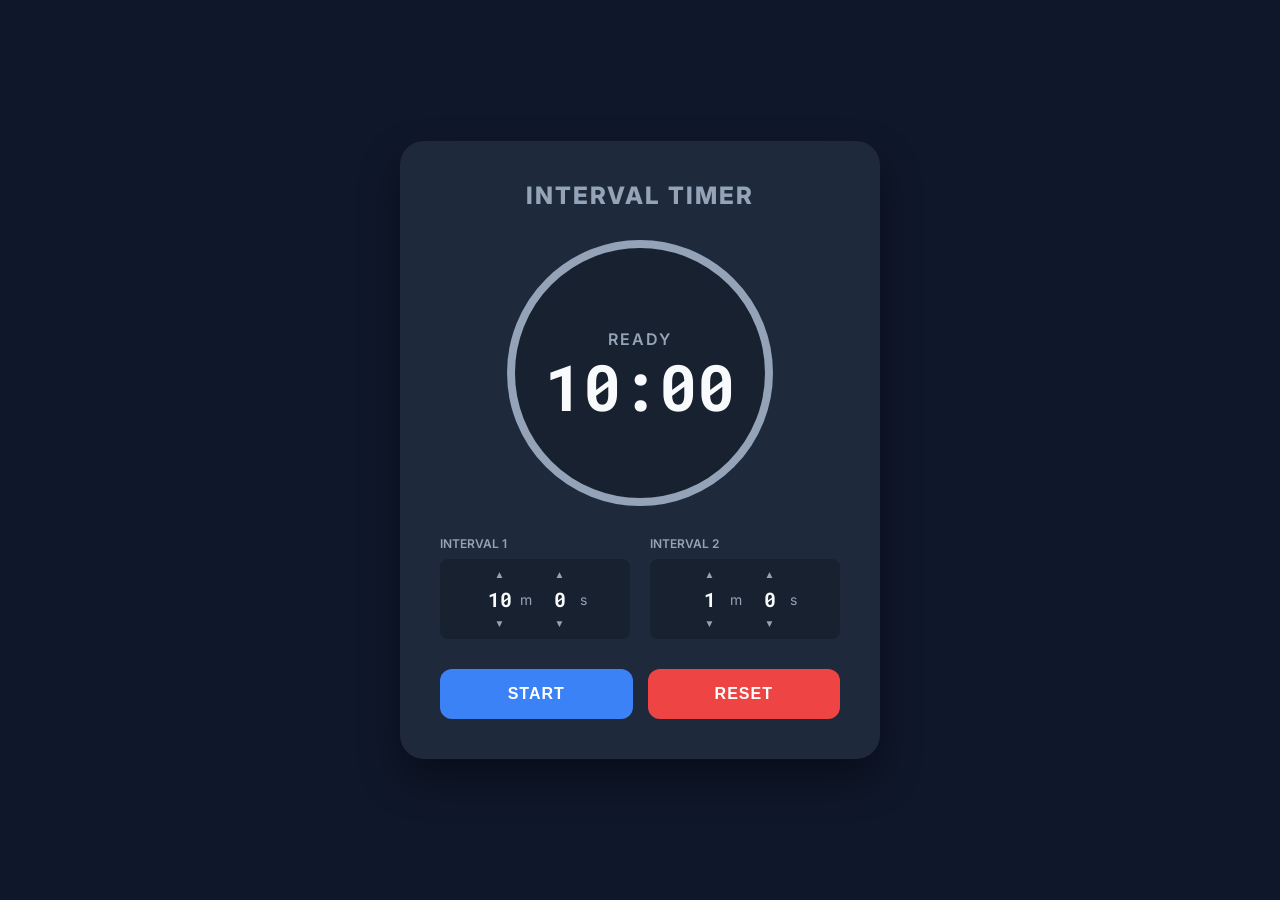
<file: Interval Timer/index.html>
<!DOCTYPE html>
<html lang="ja">
<head>
    <meta charset="UTF-8">
    <meta name="viewport" content="width=device-width, initial-scale=1.0">
    <title>Interval Timer</title>
    <link rel="stylesheet" href="style.css">
    <link href="https://fonts.googleapis.com/css2?family=Inter:wght@400;600;800&family=Roboto+Mono:wght@500;700&display=swap" rel="stylesheet">
</head>
<body>
    <div class="container">
        <h1 class="app-title">INTERVAL TIMER</h1>
        
        <div class="timer-display" id="timer-display">
            <div class="current-phase" id="current-phase">READY</div>
            <div class="time-left" id="time-left">00:00</div>
        </div>

        <div class="settings-panel">
            <div class="input-group">
                <label>Interval 1</label>
                <div class="time-inputs">
                    <div class="number-control">
                        <button class="ctrl-btn up-btn" onclick="adjustTime('int1-min', 1)">▲</button>
                        <input type="number" id="int1-min" min="0" max="99" value="10" readonly>
                        <button class="ctrl-btn down-btn" onclick="adjustTime('int1-min', -1)">▼</button>
                    </div>
                    <span>m</span>
                    <div class="number-control">
                        <button class="ctrl-btn up-btn" onclick="adjustTime('int1-sec', 1)">▲</button>
                        <input type="number" id="int1-sec" min="0" max="59" value="0" readonly>
                        <button class="ctrl-btn down-btn" onclick="adjustTime('int1-sec', -1)">▼</button>
                    </div>
                    <span>s</span>
                </div>
            </div>
            
            <div class="input-group">
                <label>Interval 2</label>
                <div class="time-inputs">
                    <div class="number-control">
                        <button class="ctrl-btn up-btn" onclick="adjustTime('int2-min', 1)">▲</button>
                        <input type="number" id="int2-min" min="0" max="99" value="1" readonly>
                        <button class="ctrl-btn down-btn" onclick="adjustTime('int2-min', -1)">▼</button>
                    </div>
                    <span>m</span>
                    <div class="number-control">
                        <button class="ctrl-btn up-btn" onclick="adjustTime('int2-sec', 1)">▲</button>
                        <input type="number" id="int2-sec" min="0" max="59" value="0" readonly>
                        <button class="ctrl-btn down-btn" onclick="adjustTime('int2-sec', -1)">▼</button>
                    </div>
                    <span>s</span>
                </div>
            </div>
        </div>

        <div class="controls">
            <button id="btn-start" class="btn btn-primary">START</button>
            <button id="btn-pause" class="btn btn-secondary hidden">PAUSE</button>
            <button id="btn-reset" class="btn btn-danger">RESET</button>
        </div>
    </div>
    <script src="script.js"></script>
</body>
</html>
</file>
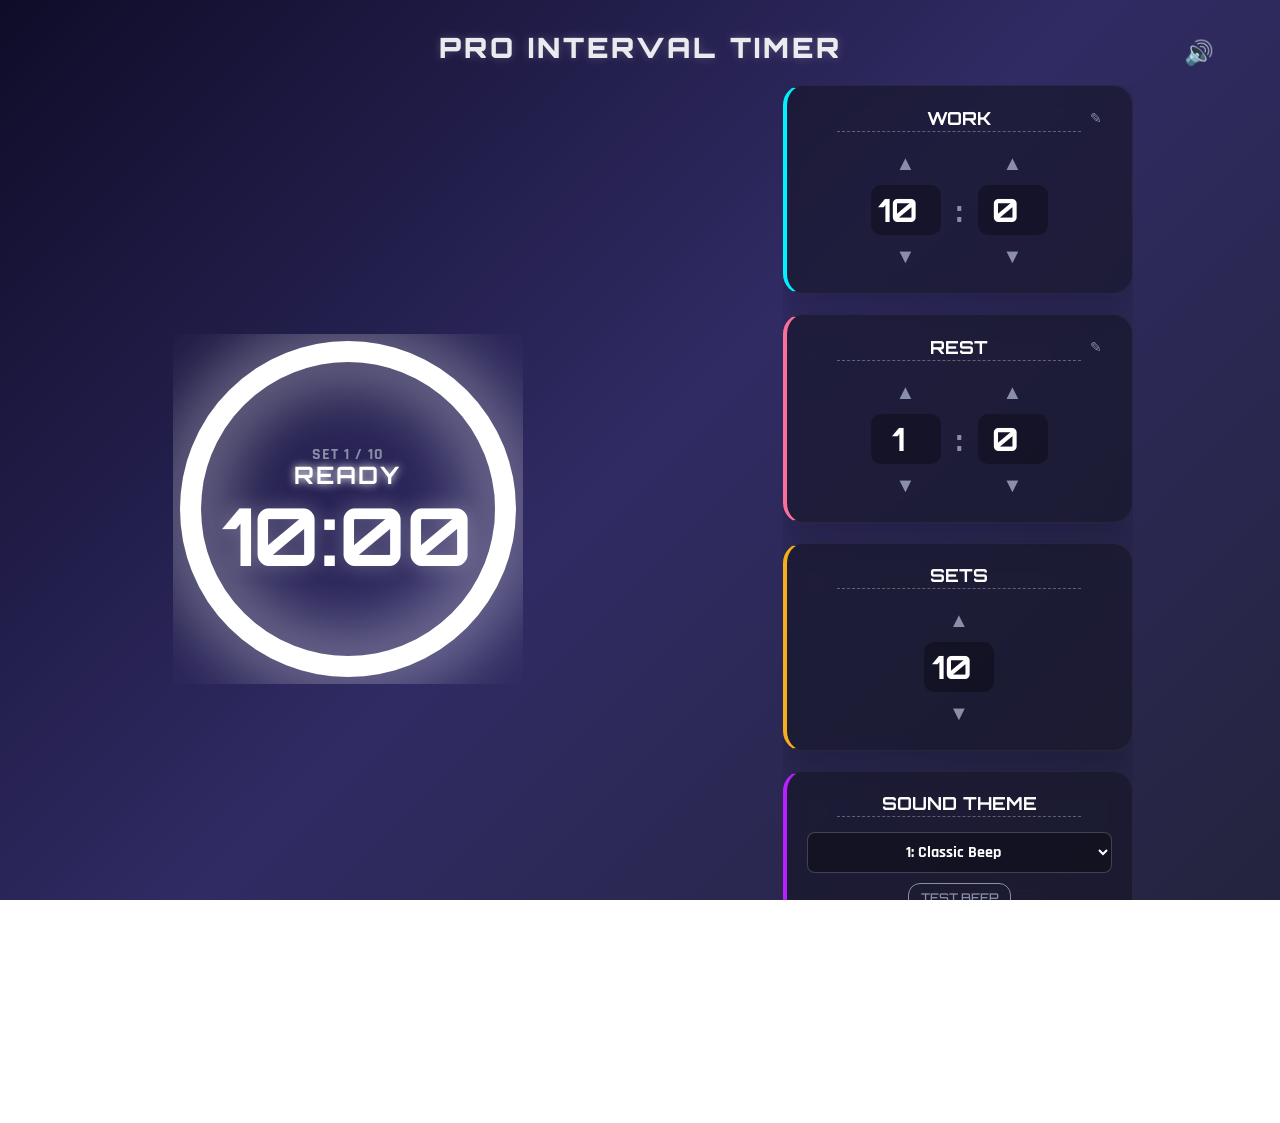
<file: Interval_Timer_App/index.html>
<!DOCTYPE html>
<html lang="ja">
<head>
    <meta charset="UTF-8">
    <meta name="viewport" content="width=device-width, initial-scale=1.0, maximum-scale=1.0, user-scalable=no">
    <title>Interval Timer Pro</title>
    <link rel="stylesheet" href="fonts.css">
    <link rel="stylesheet" href="style.css">
    <link rel="manifest" href="manifest.json">
</head>
<body>
    <div class="app-container">
        <header>
            <h1 class="app-title">PRO INTERVAL TIMER</h1>
            <button id="btn-mute" class="mute-btn">🔊</button>
        </header>
        
        <main class="main-content">
            <section class="timer-section">
                <div class="timer-wrapper">
                    <svg class="progress-ring" viewBox="0 0 100 100">
                        <circle class="progress-ring__bg" cx="50" cy="50" r="45"></circle>
                        <circle class="progress-ring__circle" cx="50" cy="50" r="45"></circle>
                    </svg>
                    <div class="timer-text-container">
                        <div id="set-counter" class="set-text">SET 1 / 10</div>
                        <div id="current-phase-display" class="phase-text">READY</div>
                        <div id="time-left" class="time-text">00:00</div>
                    </div>
                </div>
            </section>

            <div class="settings-toggle-bar">
                <span class="settings-summary" id="settings-summary">WORK 10:00 | REST 01:00</span>
                <button id="btn-toggle-settings" class="btn-edit-settings">✏️</button>
            </div>

            <section id="settings-panel" class="settings-section collapsed">
                <!-- Interval 1 -->
                <div class="interval-card int1-card">
                    <div class="card-header">
                        <input type="text" id="int1-name" class="name-input" value="WORK">
                        <span class="edit-icon">✎</span>
                    </div>
                    <div class="time-controls">
                        <div class="control-col">
                            <button class="up-btn" onclick="adjustTime('int1-min', 1)">▲</button>
                            <input type="number" id="int1-min" value="10" readonly>
                            <button class="down-btn" onclick="adjustTime('int1-min', -1)">▼</button>
                        </div>
                        <div class="colon">:</div>
                        <div class="control-col">
                            <button class="up-btn" onclick="adjustTime('int1-sec', 1)">▲</button>
                            <input type="number" id="int1-sec" value="0" readonly>
                            <button class="down-btn" onclick="adjustTime('int1-sec', -1)">▼</button>
                        </div>
                    </div>
                </div>

                <!-- Interval 2 -->
                <div class="interval-card int2-card">
                    <div class="card-header">
                        <input type="text" id="int2-name" class="name-input" value="REST">
                        <span class="edit-icon">✎</span>
                    </div>
                    <div class="time-controls">
                        <div class="control-col">
                            <button class="up-btn" onclick="adjustTime('int2-min', 1)">▲</button>
                            <input type="number" id="int2-min" value="1" readonly>
                            <button class="down-btn" onclick="adjustTime('int2-min', -1)">▼</button>
                        </div>
                        <div class="colon">:</div>
                        <div class="control-col">
                            <button class="up-btn" onclick="adjustTime('int2-sec', 1)">▲</button>
                            <input type="number" id="int2-sec" value="0" readonly>
                            <button class="down-btn" onclick="adjustTime('int2-sec', -1)">▼</button>
                        </div>
                    </div>
                </div>
                
                <!-- Sets -->
                <div class="interval-card sets-card">
                    <div class="card-header">
                        <div class="name-input">SETS</div>
                    </div>
                    <div class="time-controls">
                        <div class="control-col">
                            <button class="up-btn" onclick="adjustTime('total-sets', 1)">▲</button>
                            <input type="number" id="total-sets" value="10" readonly>
                            <button class="down-btn" onclick="adjustTime('total-sets', -1)">▼</button>
                        </div>
                    </div>
                </div>
                
                <!-- Sound Theme -->
                <div class="interval-card sound-card">
                    <div class="card-header">
                        <div class="name-input">SOUND THEME</div>
                    </div>
                    <div class="time-controls" style="flex-direction: column; gap: 10px;">
                        <select id="sound-theme-select" class="theme-select">
                            <option value="classic">1: Classic Beep</option>
                            <option value="bell">2: Soft Bell</option>
                            <option value="retro">3: Retro 8-bit</option>
                            <option value="synth">4: Heavy Synth</option>
                            <option value="cyber">5: Cyberpunk</option>
                        </select>
                        <button id="btn-test-sound" class="btn-test-sound">TEST BEEP</button>
                    </div>
                </div>
            </section>
        </main>

        <footer class="action-footer">
            <button id="btn-start" class="action-btn btn-start">START</button>
            <button id="btn-pause" class="action-btn btn-pause hidden">PAUSE</button>
            <button id="btn-reset" class="action-btn btn-reset">RESET</button>
        </footer>
        
        <div class="ad-space">
            <p>ADVERTISEMENT SPACE (320x50)</p>
        </div>
    </div>
    <script src="script.js"></script>
</body>
</html>
</file>
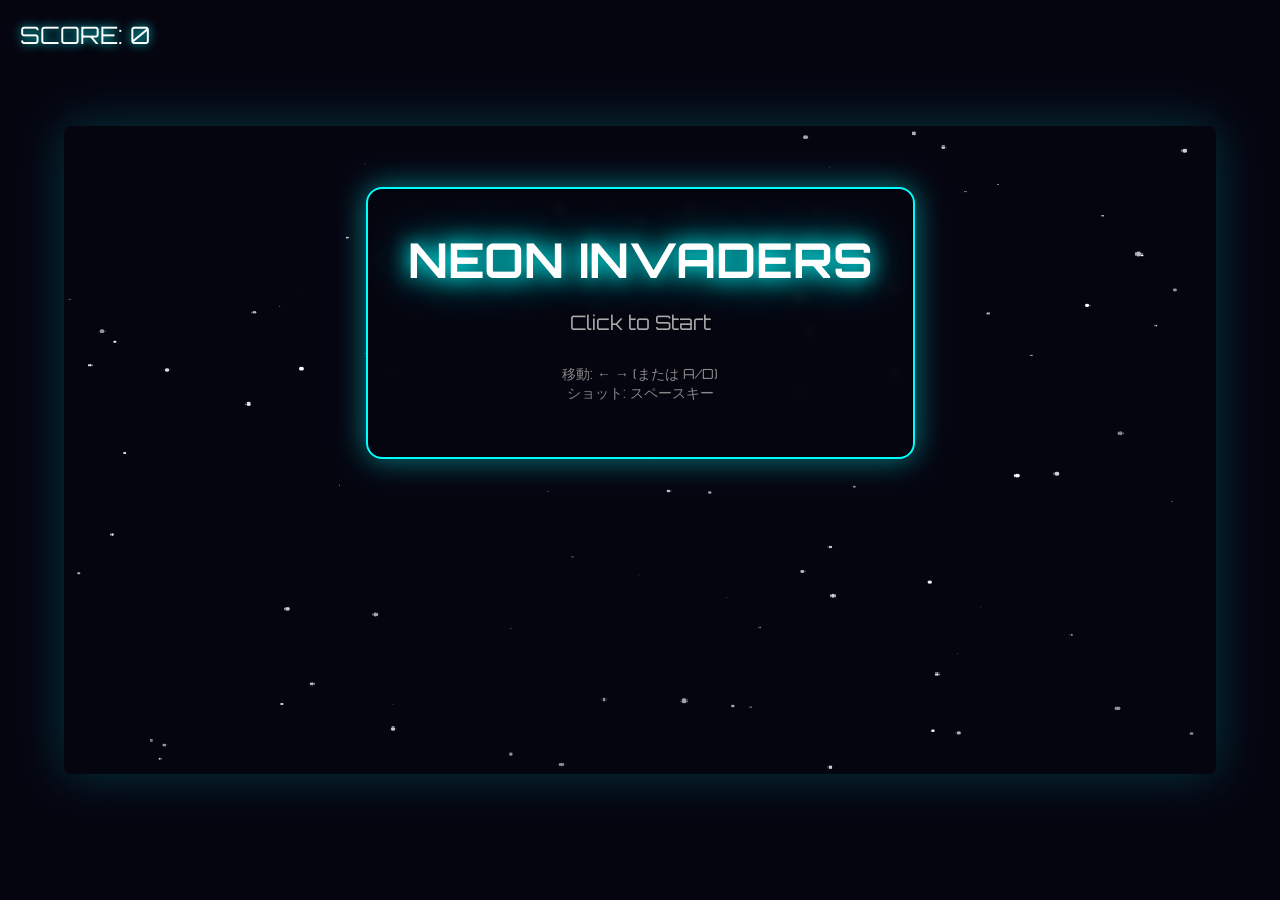
<file: NeonInvaders/index.html>
<!DOCTYPE html>
<html lang="ja">
<head>
    <meta charset="UTF-8">
    <meta name="viewport" content="width=device-width, initial-scale=1.0">
    <title>Neon Invaders</title>
    <link rel="stylesheet" href="style.css">
    <link href="https://fonts.googleapis.com/css2?family=Orbitron:wght@400;700&display=swap" rel="stylesheet">
</head>
<body>
    <div id="game-container">
        <canvas id="gameCanvas"></canvas>
        <div id="ui-layer">
            <div id="score-display">SCORE: <span id="score">0</span></div>
            <div id="start-screen" class="screen">
                <h1>NEON INVADERS</h1>
                <p>Click to Start</p>
                <p class="controls">移動: ← → (または A/D)<br>ショット: スペースキー</p>
            </div>
            <div id="game-over-screen" class="screen hidden">
                <h1>GAME OVER</h1>
                <p>FINAL SCORE: <span id="final-score">0</span></p>
                <p>Click to Restart</p>
            </div>
        </div>
    </div>
    <script src="script.js"></script>
</body>
</html>
</file>
<file: Interval Timer/style.css>
:root {
    --bg-color: #0f172a;
    --panel-bg: #1e293b;
    --text-primary: #f8fafc;
    --text-secondary: #94a3b8;
    --accent-work: #3b82f6;
    --accent-rest: #10b981;
    --accent-danger: #ef4444;
}

body, html {
    margin: 0;
    padding: 0;
    width: 100%;
    height: 100%;
    background-color: var(--bg-color);
    color: var(--text-primary);
    font-family: 'Inter', sans-serif;
    display: flex;
    justify-content: center;
    align-items: center;
}

.container {
    background-color: var(--panel-bg);
    padding: 40px;
    border-radius: 24px;
    box-shadow: 0 20px 40px rgba(0, 0, 0, 0.4);
    width: 100%;
    max-width: 400px;
    text-align: center;
}

.app-title {
    font-weight: 800;
    font-size: 24px;
    letter-spacing: 2px;
    margin-top: 0;
    margin-bottom: 30px;
    color: var(--text-secondary);
}

.timer-display {
    background: rgba(0, 0, 0, 0.2);
    border-radius: 50%;
    width: 250px;
    height: 250px;
    margin: 0 auto 30px;
    display: flex;
    flex-direction: column;
    justify-content: center;
    align-items: center;
    border: 8px solid var(--text-secondary);
    transition: border-color 0.3s ease, box-shadow 0.3s ease;
}

.timer-display.work-phase {
    border-color: var(--accent-work);
    box-shadow: 0 0 30px rgba(59, 130, 246, 0.4);
}

.timer-display.rest-phase {
    border-color: var(--accent-rest);
    box-shadow: 0 0 30px rgba(16, 185, 129, 0.4);
}

.current-phase {
    font-size: 16px;
    font-weight: 600;
    letter-spacing: 2px;
    color: var(--text-secondary);
    margin-bottom: 5px;
    transition: color 0.3s ease;
}

.work-phase .current-phase { color: var(--accent-work); }
.rest-phase .current-phase { color: var(--accent-rest); }

.time-left {
    font-family: 'Roboto Mono', monospace;
    font-size: 64px;
    font-weight: 700;
    line-height: 1;
}

.settings-panel {
    display: flex;
    justify-content: space-between;
    gap: 20px;
    margin-bottom: 30px;
}

.input-group {
    display: flex;
    flex-direction: column;
    align-items: flex-start;
    flex: 1;
}

.input-group label {
    font-size: 12px;
    font-weight: 600;
    color: var(--text-secondary);
    margin-bottom: 8px;
    text-transform: uppercase;
}

.time-inputs {
    display: flex;
    align-items: center;
    justify-content: center;
    background: rgba(0,0,0,0.2);
    padding: 8px;
    border-radius: 8px;
    width: 100%;
    box-sizing: border-box;
}

.number-control {
    display: flex;
    flex-direction: column;
    align-items: center;
}

.ctrl-btn {
    background: transparent;
    border: none;
    color: var(--text-secondary);
    font-size: 10px;
    cursor: pointer;
    padding: 2px 8px;
    transition: color 0.2s, transform 0.1s;
}

.ctrl-btn:hover {
    color: var(--text-primary);
}

.ctrl-btn:active {
    transform: scale(0.9);
}

.ctrl-btn:disabled {
    opacity: 0.5;
    cursor: not-allowed;
}

.time-inputs input {
    background: transparent;
    border: none;
    color: var(--text-primary);
    font-family: 'Roboto Mono', monospace;
    font-size: 20px;
    font-weight: 700;
    width: 32px;
    text-align: center;
    outline: none;
    padding: 0;
    margin: 4px 0;
}

.time-inputs input::-webkit-outer-spin-button,
.time-inputs input::-webkit-inner-spin-button {
    -webkit-appearance: none;
    margin: 0;
}

.time-inputs span {
    color: var(--text-secondary);
    font-size: 14px;
    margin-left: 4px;
    margin-right: 12px;
}

.time-inputs span:last-child {
    margin-right: 0;
}

.controls {
    display: flex;
    gap: 15px;
}

.btn {
    flex: 1;
    padding: 16px 0;
    border: none;
    border-radius: 12px;
    font-size: 16px;
    font-weight: 800;
    letter-spacing: 1px;
    cursor: pointer;
    transition: transform 0.1s, opacity 0.2s;
    color: white;
}

.btn:active {
    transform: scale(0.95);
}

.btn-primary { background-color: var(--accent-work); }
.btn-secondary { background-color: #f59e0b; }
.btn-danger { background-color: var(--accent-danger); }

.hidden {
    display: none !important;
}
</file>
<file: Interval_Timer_App/fonts.css>
@font-face {
  font-family: 'Orbitron';
  font-style: normal;
  font-weight: 500;
  font-display: swap;
  src: url(fonts/yMJMMIlzdpvBhQQL_SC3X9yhF25-T1nyKS6xpg.ttf) format('truetype');
}
@font-face {
  font-family: 'Orbitron';
  font-style: normal;
  font-weight: 700;
  font-display: swap;
  src: url(fonts/yMJMMIlzdpvBhQQL_SC3X9yhF25-T1ny_Cmxpg.ttf) format('truetype');
}
@font-face {
  font-family: 'Orbitron';
  font-style: normal;
  font-weight: 900;
  font-display: swap;
  src: url(fonts/yMJMMIlzdpvBhQQL_SC3X9yhF25-T1nysimxpg.ttf) format('truetype');
}
@font-face {
  font-family: 'Rajdhani';
  font-style: normal;
  font-weight: 500;
  font-display: swap;
  src: url(fonts/LDI2apCSOBg7S-QT7pb0EMOs.ttf) format('truetype');
}
@font-face {
  font-family: 'Rajdhani';
  font-style: normal;
  font-weight: 700;
  font-display: swap;
  src: url(fonts/LDI2apCSOBg7S-QT7pa8FsOs.ttf) format('truetype');
}
</file>
<file: Interval_Timer_App/style.css>
:root {
    --bg-gradient: linear-gradient(135deg, #0f0c29, #302b63, #24243e);
    --card-bg: rgba(20, 20, 35, 0.6);
    --text-main: #ffffff;
    --text-muted: #8b8ea8;
    
    --color-int1: #00f2fe; /* Neon Cyan */
    --color-int2: #fa709a; /* Neon Pink */
    --color-ready: #ffffff;
    
    --active-color: var(--color-ready);
}

* {
    box-sizing: border-box;
    -webkit-tap-highlight-color: transparent;
}

body, html {
    margin: 0;
    padding: 0;
    width: 100%;
    height: 100%;
    background: var(--bg-gradient);
    color: var(--text-main);
    font-family: 'Rajdhani', sans-serif;
    overflow-x: hidden;
    touch-action: manipulation; /* Prevent double-tap zoom */
}

.app-container {
    display: flex;
    flex-direction: column;
    min-height: 100vh;
    max-width: 1200px;
    margin: 0 auto;
    padding: 20px;
}

header {
    text-align: center;
    padding: 10px 0 20px;
    position: relative;
}

.mute-btn {
    position: absolute;
    right: 0;
    top: 50%;
    transform: translateY(-50%);
    background: transparent;
    border: none;
    font-size: 24px;
    cursor: pointer;
    filter: grayscale(0%);
    transition: filter 0.3s;
}

.mute-btn.muted {
    filter: grayscale(100%) opacity(0.5);
}

.app-title {
    font-family: 'Orbitron', sans-serif;
    font-size: 28px;
    font-weight: 900;
    margin: 0;
    letter-spacing: 3px;
    color: rgba(255, 255, 255, 0.9);
    text-shadow: 0 0 10px rgba(255,255,255,0.2);
}

.main-content {
    flex: 1;
    display: flex;
    flex-direction: column;
    align-items: center;
    justify-content: center;
    gap: 40px;
}

/* Timer SVG Ring */
.timer-section {
    position: relative;
    width: 100%;
    max-width: 400px;
    display: flex;
    justify-content: center;
}

.timer-wrapper {
    position: relative;
    width: 80vmin;
    max-width: 350px;
    height: 80vmin;
    max-height: 350px;
}

.progress-ring {
    width: 100%;
    height: 100%;
    transform: rotate(-90deg);
}

.progress-ring__bg {
    fill: transparent;
    stroke: rgba(255, 255, 255, 0.1);
    stroke-width: 4;
}

.progress-ring__circle {
    fill: transparent;
    stroke: var(--active-color);
    stroke-width: 6;
    stroke-dasharray: 283; /* 2 * pi * 45 */
    stroke-dashoffset: 0;
    stroke-linecap: round;
    transition: stroke-dashoffset 0.1s linear, stroke 0.3s ease;
    filter: drop-shadow(0 0 10px var(--active-color));
}

.timer-text-container {
    position: absolute;
    top: 0; left: 0; right: 0; bottom: 0;
    display: flex;
    flex-direction: column;
    align-items: center;
    justify-content: center;
}

.phase-text {
    font-family: 'Orbitron', sans-serif;
    font-size: 20px;
    font-weight: 700;
    letter-spacing: 2px;
    color: var(--active-color);
    text-shadow: 0 0 8px var(--active-color);
    transition: color 0.3s ease;
    margin-bottom: 5px;
    text-transform: uppercase;
}

.set-text {
    font-family: 'Rajdhani', sans-serif;
    font-size: 16px;
    font-weight: 600;
    color: var(--text-muted);
    margin-bottom: -5px;
    letter-spacing: 1px;
}

.time-text {
    font-family: 'Orbitron', sans-serif;
    font-size: 18vw;
    font-weight: 700;
    line-height: 1;
    text-shadow: 0 0 20px rgba(255, 255, 255, 0.3);
}

/* Tablet & Desktop Adjustments for Timer Text */
@media (min-width: 768px) {
    .time-text { font-size: 80px; }
    .phase-text { font-size: 24px; }
    
    .settings-toggle-bar { display: none !important; }
    .settings-section.collapsed { display: flex !important; }
}

/* Settings Section */
.settings-toggle-bar {
    display: flex;
    justify-content: space-between;
    align-items: center;
    width: 100%;
    max-width: 400px;
    background: var(--card-bg);
    padding: 12px 20px;
    border-radius: 12px;
    border: 1px solid rgba(255,255,255,0.05);
    margin: 10px 0;
    backdrop-filter: blur(10px);
}

.settings-summary {
    font-family: 'Rajdhani', sans-serif;
    font-size: 16px;
    font-weight: 700;
    color: var(--text-muted);
}

.btn-edit-settings {
    background: rgba(255,255,255,0.1);
    border: none;
    border-radius: 50%;
    width: 35px;
    height: 35px;
    display: flex;
    justify-content: center;
    align-items: center;
    cursor: pointer;
    font-size: 16px;
    transition: background 0.3s;
}

.btn-edit-settings:hover {
    background: rgba(255,255,255,0.2);
}

.settings-section {
    display: flex;
    flex-direction: column;
    width: 100%;
    max-width: 600px;
    gap: 20px;
    transition: all 0.3s ease;
    overflow: hidden;
}

.settings-section.collapsed {
    display: none;
}

@media (min-width: 768px) {
    .main-content {
        flex-direction: row;
        justify-content: space-around;
        gap: 60px;
    }
    .settings-section {
        flex-direction: column;
        width: 350px;
    }
}

.interval-card {
    background: var(--card-bg);
    border-radius: 20px;
    padding: 20px;
    border: 1px solid rgba(255,255,255,0.05);
    backdrop-filter: blur(10px);
    box-shadow: 0 15px 35px rgba(0,0,0,0.2);
    transition: transform 0.3s, box-shadow 0.3s;
}

.int1-card { border-left: 4px solid var(--color-int1); }
.int2-card { border-left: 4px solid var(--color-int2); }
.int1-card { border-left: 4px solid var(--color-int1); }
.int2-card { border-left: 4px solid var(--color-int2); }
.sets-card { border-left: 4px solid #f5af19; }
.sound-card { border-left: 4px solid #b721ff; }

.theme-select {
    width: 100%;
    background: rgba(0,0,0,0.3);
    border: 1px solid rgba(255,255,255,0.2);
    color: var(--text-main);
    font-family: 'Rajdhani', sans-serif;
    font-size: 16px;
    font-weight: 700;
    padding: 8px;
    border-radius: 8px;
    outline: none;
    text-align: center;
}

.theme-select option {
    background: #24243e;
    color: #fff;
}

.btn-test-sound {
    background: transparent;
    border: 1px solid var(--text-muted);
    color: var(--text-muted);
    font-family: 'Orbitron', sans-serif;
    font-size: 12px;
    padding: 6px 12px;
    border-radius: 12px;
    cursor: pointer;
    transition: all 0.2s;
}

.btn-test-sound:hover {
    background: rgba(255,255,255,0.1);
    color: var(--text-main);
    border-color: var(--text-main);
}

.card-header {
    display: flex;
    justify-content: center;
    align-items: center;
    margin-bottom: 15px;
    position: relative;
}

.name-input {
    background: transparent;
    border: none;
    border-bottom: 1px dashed rgba(255,255,255,0.3);
    color: var(--text-main);
    font-family: 'Orbitron', sans-serif;
    font-size: 18px;
    font-weight: 700;
    text-align: center;
    width: 80%;
    outline: none;
    padding-bottom: 2px;
    transition: border-color 0.3s;
}

.name-input:focus {
    border-bottom: 1px solid var(--text-main);
}

.edit-icon {
    font-size: 14px;
    color: var(--text-muted);
    position: absolute;
    right: 10px;
    pointer-events: none;
}

.time-controls {
    display: flex;
    justify-content: center;
    align-items: center;
    gap: 15px;
}

.control-col {
    display: flex;
    flex-direction: column;
    align-items: center;
}

.control-col input {
    background: rgba(0,0,0,0.3);
    border: none;
    color: var(--text-main);
    font-family: 'Orbitron', sans-serif;
    font-size: 32px;
    font-weight: 700;
    width: 70px;
    text-align: center;
    border-radius: 10px;
    padding: 5px 0;
    margin: 5px 0;
    outline: none;
}

.up-btn, .down-btn {
    background: transparent;
    border: none;
    color: var(--text-muted);
    font-size: 20px;
    cursor: pointer;
    padding: 5px 20px;
    transition: color 0.2s, transform 0.1s;
}

.up-btn:hover, .down-btn:hover { color: var(--text-main); }
.up-btn:active, .down-btn:active { transform: scale(0.8); }
.up-btn:disabled, .down-btn:disabled { opacity: 0.3; cursor: not-allowed; }

.colon {
    font-size: 32px;
    font-weight: 700;
    color: var(--text-muted);
    margin-top: 5px; /* Alignment adjust */
}

/* Footer Actions */
.action-footer {
    display: flex;
    justify-content: center;
    gap: 20px;
    padding: 30px 0;
}

.action-btn {
    padding: 18px 40px;
    border: none;
    border-radius: 30px;
    font-family: 'Orbitron', sans-serif;
    font-size: 18px;
    font-weight: 900;
    letter-spacing: 2px;
    cursor: pointer;
    color: #fff;
    transition: transform 0.1s, box-shadow 0.3s;
    box-shadow: 0 10px 20px rgba(0,0,0,0.3);
}

.action-btn:active { transform: translateY(2px); box-shadow: 0 5px 10px rgba(0,0,0,0.3); }

.btn-start { background: linear-gradient(45deg, #00b09b, #96c93d); }
.btn-pause { background: linear-gradient(45deg, #f5af19, #f12711); }
.btn-reset { background: rgba(255,255,255,0.1); border: 1px solid rgba(255,255,255,0.2); }

.hidden { display: none !important; }

.ad-space {
    width: 100%;
    max-width: 320px;
    height: 50px;
    margin: 0 auto;
    background: #333;
    display: flex;
    justify-content: center;
    align-items: center;
    color: #666;
    font-size: 12px;
    border: 1px dashed #555;
    border-radius: 5px;
}
</file>
<file: NeonInvaders/style.css>
body, html {
    margin: 0;
    padding: 0;
    width: 100%;
    height: 100%;
    background-color: #050510;
    font-family: 'Orbitron', sans-serif;
    color: #fff;
    overflow: hidden;
}

#game-container {
    position: relative;
    width: 100vw;
    height: 100vh;
    display: flex;
    justify-content: center;
    align-items: center;
}

canvas {
    background: radial-gradient(circle at center, #1a1a2e 0%, #050510 100%);
    box-shadow: 0 0 50px rgba(0, 255, 255, 0.2);
    border-radius: 8px;
    image-rendering: pixelated;
}

#ui-layer {
    position: absolute;
    top: 0;
    left: 0;
    width: 100%;
    height: 100%;
    pointer-events: none;
    display: flex;
    flex-direction: column;
    justify-content: center;
    align-items: center;
}

#score-display {
    position: absolute;
    top: 20px;
    left: 20px;
    font-size: 24px;
    text-shadow: 0 0 10px #0ff;
}

.screen {
    text-align: center;
    pointer-events: auto;
    background: rgba(5, 5, 16, 0.8);
    padding: 40px;
    border: 2px solid #0ff;
    border-radius: 16px;
    box-shadow: 0 0 30px rgba(0, 255, 255, 0.5);
    backdrop-filter: blur(5px);
    transition: opacity 0.3s;
    cursor: pointer;
}

.screen h1 {
    font-size: 48px;
    margin: 0 0 20px 0;
    color: #fff;
    text-shadow: 0 0 20px #0ff, 0 0 40px #0ff;
}

.screen p {
    font-size: 20px;
    color: #aaa;
}

.screen .controls {
    font-size: 14px;
    margin-top: 30px;
    color: #888;
}

.hidden {
    opacity: 0;
    pointer-events: none;
}
</file>
